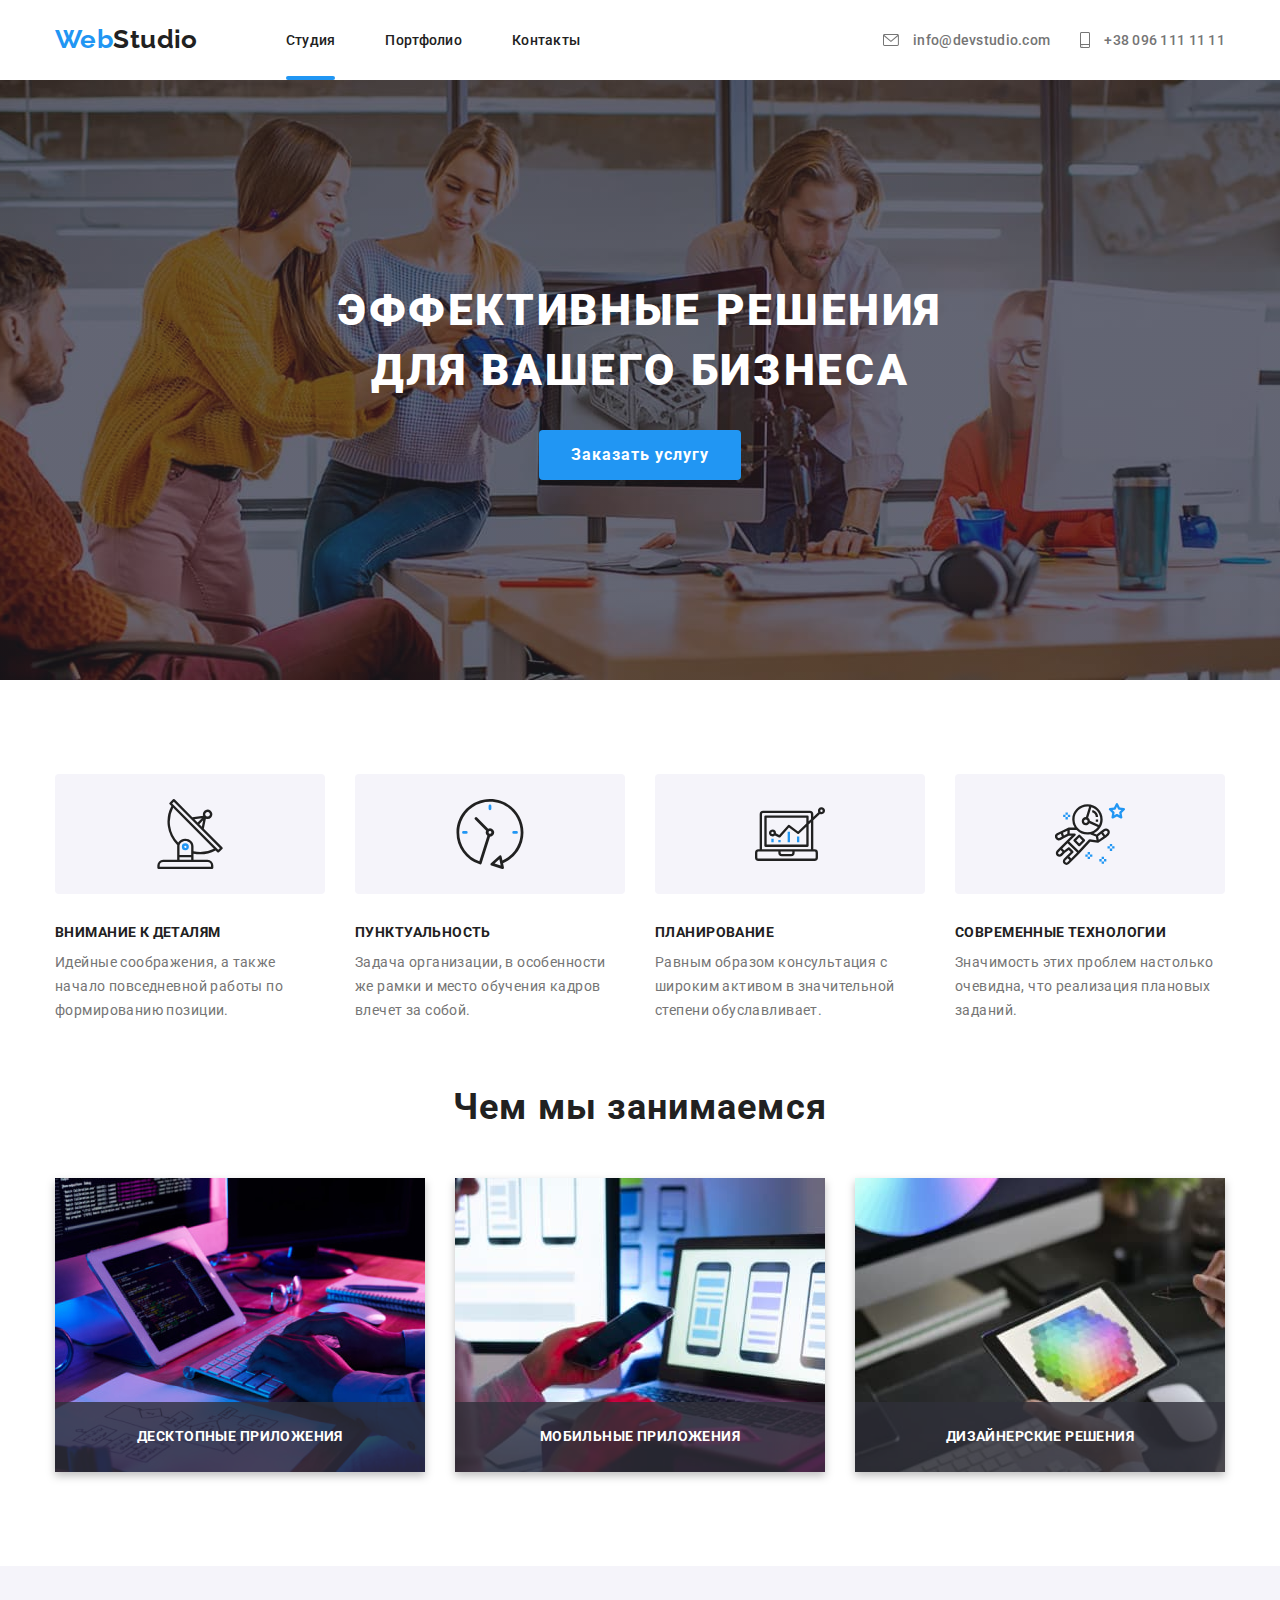
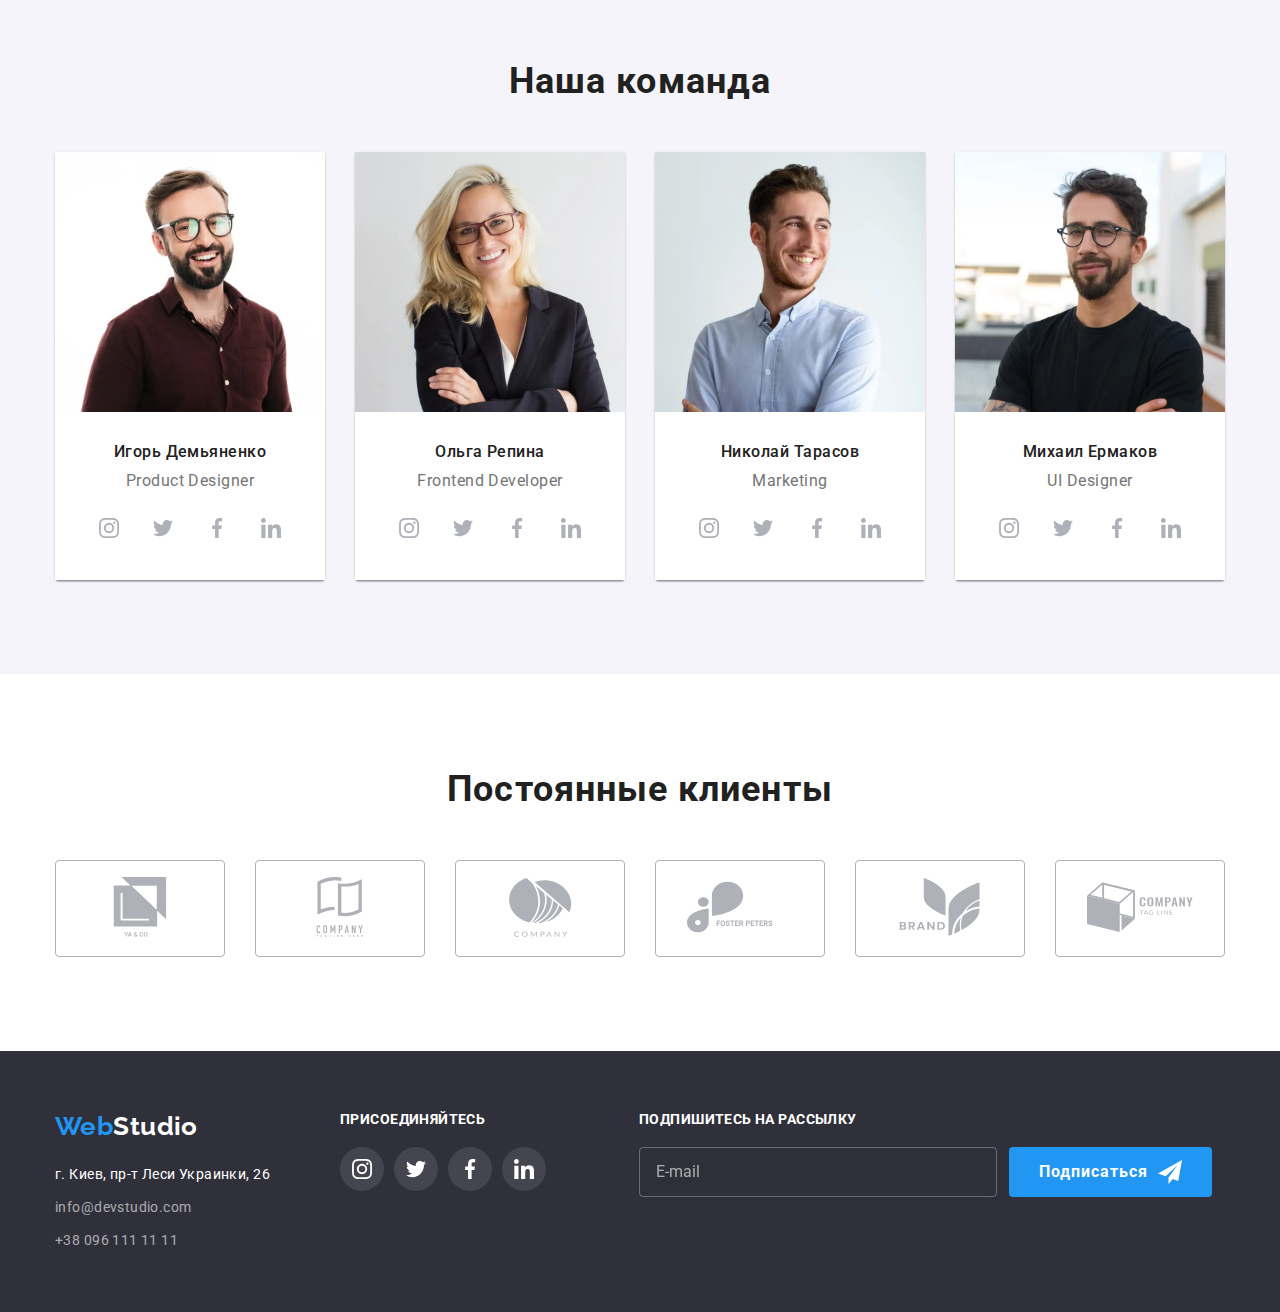
<file: index.html>
<!DOCTYPE html>
<html lang="ru">
  <head>
    <meta charset="UTF-8" />
    <meta http-equiv="X-UA-Compatible" content="IE=edge" />
    <meta name="viewport" content="width=device-width, initial-scale=1.0" />
    <title>Web Studio</title>
    <link rel="preconnect" href="https://fonts.googleapis.com" />
    <link rel="preconnect" href="https://fonts.gstatic.com" crossorigin />
    <link
      href="https://fonts.googleapis.com/css2?family=Raleway:wght@700&family=Roboto:wght@400;500;700;900&display=swap"
      rel="stylesheet"
    />
    <link
      href="https://cdnjs.cloudflare.com/ajax/libs/modern-normalize/1.0.0/modern-normalize.min.css"
      rel="stylesheet"
    />
    <link rel="stylesheet" href="./css/main.min.css" />
  </head>
  <body>
    <header class="header">
      <div class="container page-header-container">
        <nav class="site-nav">
          <a
            lang="en"
            href="./index.html"
            class="header-logo logo link_zeroing"
          >
            <span class="logo_color">Web</span>Studio
          </a>

          <ul class="site-nav-list list_zeroing">
            <li class="site-nav-list__item site-nav-list__item_flag">
              <a href="./index.html" class="site-nav-list__anchor link_zeroing"
                >Студия</a
              >
            </li>
            <li class="site-nav-list__item">
              <a
                href="./portfolio.html"
                class="site-nav-list__anchor link_zeroing"
                >Портфолио</a
              >
            </li>
            <li class="site-nav-list__item">
              <a href="#address" class="site-nav-list__anchor link_zeroing"
                >Контакты</a
              >
            </li>
          </ul>
        </nav>
        <button class="mobile-menu-open" data-menu-open>
          <svg width="40" height="40">
            <use
              class="mobile-menu-open__icon"
              href="./image/svg/sprite.svg#burger-icon"
            ></use>
          </svg>
        </button>
        <ul class="contacts-list list_zeroing">
          <li class="contacts-list__item">
            <a
              lang="en"
              href="mailto:info@devstudio.com"
              class="contacts-list__contact link_zeroing"
            >
              <svg class="contacts-list__icon">
                <use href="./image/svg/sprite.svg#mail"></use>
              </svg>
              info@devstudio.com
            </a>
          </li>
          <li class="contacts-list__item">
            <a
              href="tel:+380961111111"
              class="contacts-list__contact link_zeroing"
            >
              <svg class="contacts-list__icon">
                <use href="./image/svg/sprite.svg#smartphone"></use>
              </svg>
              +38 096 111 11 11
            </a>
          </li>
        </ul>
      </div>
      <div class="mobile-menu" data-menu>
        <div class="container mobile-menu__container">
          <button class="mobile-menu__close-btn" data-menu-close>
            <svg width="19" height="19">
              <use href="./image/svg/sprite.svg#cross"></use>
            </svg>
          </button>
          <ul class="mobile-nav-list list_zeroing">
            <li class="mobile-nav-list__item">
              <a
                href="./index.html"
                class="mobile-nav-list__anchor link_zeroing"
              >
                Студия
              </a>
            </li>
            <li class="mobile-nav-list__item">
              <a
                href="./portfolio.html"
                class="mobile-nav-list__anchor link_zeroing"
              >
                Портфолио
              </a>
            </li>
            <li class="mobile-nav-list__item">
              <a href="#address" class="mobile-nav-list__anchor link_zeroing">
                Контакты
              </a>
            </li>
          </ul>
          <div>
            <ul class="mobile-contacts-list list_zeroing">
              <li class="mobile-contacts-list__item">
                <a
                  href="tel:+380961111111"
                  class="mobile-contacts-list__contact link_zeroing"
                >
                  +38 096 111 11 11
                </a>
              </li>
              <li class="mobile-contacts-list__item">
                <a
                  lang="en"
                  href="mailto:info@devstudio.com"
                  class="mobile-contacts-list__contact link_zeroing"
                >
                  info@devstudio.com
                </a>
              </li>
            </ul>
            <ul class="mobile-social-list list_zeroing">
              <li class="mobile-social-list__item">
                <a
                  class="mobile-social-list__anchor link_zeroing"
                  href="https://instagram.com"
                  >Instagram
                </a>
              </li>
              <li class="mobile-social-list__item">
                <a
                  class="mobile-social-list__anchor link_zeroing"
                  href="https://twitter.com"
                  >Twitter</a
                >
              </li>
              <li class="mobile-social-list__item">
                <a
                  class="mobile-social-list__anchor link_zeroing"
                  href="https://www.facebook.com/"
                  >Facebook</a
                >
              </li>
              <li class="mobile-social-list__item">
                <a
                  class="mobile-social-list__anchor link_zeroing"
                  href="https://www.linkedin.com/"
                  >LinkedIn</a
                >
              </li>
            </ul>
          </div>
        </div>
      </div>
    </header>

    <main>
      <!-- Hero -->
      <section id="studio" class="section hero">
        <!-- <div class="hero"> -->
        <h1 class="hero__title">
          Эффективные решения <br />для вашего бизнеса
        </h1>
        <button type="button" class="hero__button button" data-modal-open>
          Заказать услугу
        </button>
        <!-- </div> -->
      </section>

      <!-- Features -->
      <section class="section">
        <div class="container">
          <h2 class="hidden-title">Особенности</h2>

          <ul class="features-list list_zeroing">
            <li class="features-list__item">
              <div>
                <div class="features-list__image-box">
                  <svg class="features-list__image">
                    <use href="./image/svg/sprite.svg#antenna"></use>
                  </svg>
                </div>
                <h3 class="features-list__title">Внимание к деталям</h3>
                <p class="features-list__text">
                  Идейные соображения, а также начало повседневной работы по
                  формированию позиции.
                </p>
              </div>
            </li>
            <li class="features-list__item">
              <div>
                <div class="features-list__image-box">
                  <svg class="features-list__image">
                    <use href="./image/svg/sprite.svg#clock"></use>
                  </svg>
                </div>

                <h3 class="features-list__title">Пунктуальность</h3>
                <p class="features-list__text">
                  Задача организации, в особенности же рамки и место обучения
                  кадров влечет за собой.
                </p>
              </div>
            </li>
            <li class="features-list__item">
              <div>
                <div class="features-list__image-box">
                  <svg class="features-list__image">
                    <use href="./image/svg/sprite.svg#diagram"></use>
                  </svg>
                </div>

                <h3 class="features-list__title">Планирование</h3>
                <p class="features-list__text">
                  Равным образом консультация с широким активом в значительной
                  степени обуславливает.
                </p>
              </div>
            </li>
            <li class="features-list__item">
              <div>
                <div class="features-list__image-box">
                  <svg class="features-list__image">
                    <use href="./image/svg/sprite.svg#astronaut"></use>
                  </svg>
                </div>

                <h3 class="features-list__title">Современные технологии</h3>
                <p class="features-list__text">
                  Значимость этих проблем настолько очевидна, что реализация
                  плановых заданий.
                </p>
              </div>
            </li>
          </ul>
        </div>
      </section>

      <!--Skills -->
      <section class="section skills">
        <div class="container">
          <h2 class="section__title">Чем мы занимаемся</h2>
          <ul class="skill-list list_zeroing">
            <li class="skill-list__item">
              <div class="skill-list__box">
                <img
                  srcset="
                    ./image/desktop/skills/box1_1200.jpg    1x,
                    ./image/desktop/skills/box1_1200@2x.jpg 2x
                  "
                  src="./image/desktop/skills/box1_1200.jpg"
                  alt="Десктопные приложения"
                  class="skill-list__image-box"
                />
                <div class="skill-list__description-box">
                  <h3 class="skill-list__description">Десктопные приложения</h3>
                </div>
              </div>
            </li>
            <li class="skill-list__item">
              <div class="skill-list__box">
                <img
                  srcset="
                    ./image/desktop/skills/box2_1200.jpg    1x,
                    ./image/desktop/skills/box2_1200@2x.jpg 2x
                  "
                  src="./image/desktop/skills/box2_1200.jpg"
                  alt="Мобильные приложенияй"
                  class="skill-list__image-box"
                />
                <div class="skill-list__description-box">
                  <h3 class="skill-list__description">Мобильные приложения</h3>
                </div>
              </div>
            </li>
            <li class="skill-list__item">
              <div class="skill-list__box">
                <img
                  srcset="
                    ./image/desktop/skills/box3_1200.jpg    1x,
                    ./image/desktop/skills/box3_1200@2x.jpg 2x
                  "
                  src="./image/desktop/skills/box3_1200.jpg"
                  alt="Дизайнерские решения"
                  class="skill-list__image-box"
                />
                <div class="skill-list__description-box">
                  <h3 class="skill-list__description">Дизайнерские решения</h3>
                </div>
              </div>
            </li>
          </ul>
        </div>
      </section>

      <!-- Team -->
      <section class="section team">
        <div class="container">
          <h2 class="section__title">Наша команда</h2>
          <ul class="team-list list_zeroing">
            <li class="team-list__item">
              <div class="team-list__card">
                <picture>
                  <source
                    media="(min-width:1200px )"
                    srcset="
                      ./image/desktop/team/img1_1200.webp    1x,
                      ./image/desktop/team/img1_1200@2x.webp 2x
                    "
                    type="image/webp"
                  />
                  <source
                    media="(min-width:768px )"
                    srcset="
                      ./image/tablet/team/img1_768.webp    1x,
                      ./image/tablet/team/img1_768@2x.webp 2x
                    "
                    type="image/webp"
                  />
                  <source
                    media="(max-width: 767px )"
                    srcset="
                      ./image/mobile/team/img1_480.webp    1x,
                      ./image/mobile/team/img1_480@2x.webp 2x
                    "
                    type="image/webp"
                  />
                  <source
                    media="(min-width:1200px )"
                    srcset="
                      ./image/desktop/team/img1_1200.jpg    1x,
                      ./image/desktop/team/img1_1200@2x.jpg 2x
                    "
                  />
                  <source
                    media="(min-width:768px )"
                    srcset="
                      ./image/tablet/team/img1_768.jpg    1x,
                      ./image/tablet/team/img1_768@2x.jpg 2x
                    "
                  />
                  <source
                    media="(max-width: 767px )"
                    srcset="
                      ./image/mobile/team/img1_480.jpg    1x,
                      ./image/mobile/team/img1_480@2x.jpg 2x
                    "
                  />
                  <img
                    src="./image/mobile/team/img1_480.jpg"
                    alt="Фото Игорь Демьяненко"
                    class="team-list__image"
                  />
                </picture>
                <div class="team-list__description">
                  <h3 class="team-list__title">Игорь Демьяненко</h3>
                  <p lang="en" class="team-list__speciality">
                    Product Designer
                  </p>
                  <ul class="social-link-list list_zeroing">
                    <li>
                      <a href="#" class="social-link-list__item link_zeroing">
                        <svg class="social-link-list__icon">
                          <use href="./image/svg/sprite.svg#instagram"></use>
                        </svg>
                      </a>
                    </li>
                    <li>
                      <a href="#" class="social-link-list__item link_zeroing">
                        <svg class="social-link-list__icon">
                          <use href="./image/svg/sprite.svg#twitter"></use>
                        </svg>
                      </a>
                    </li>
                    <li>
                      <a href="#" class="social-link-list__item link_zeroing">
                        <svg class="social-link-list__icon">
                          <use href="./image/svg/sprite.svg#facebook"></use>
                        </svg>
                      </a>
                    </li>
                    <li>
                      <a href="#" class="social-link-list__item link_zeroing">
                        <svg class="social-link-list__icon">
                          <use href="./image/svg/sprite.svg#linkedin"></use>
                        </svg>
                      </a>
                    </li>
                  </ul>
                </div>
              </div>
            </li>
            <li class="team-list__item">
              <div class="team-list__card">
                <picture>
                  <source
                    media="(min-width:1200px )"
                    srcset="
                      ./image/desktop/team/img2_1200.webp    1x,
                      ./image/desktop/team/img2_1200@2x.webp 2x
                    "
                    type="image/webp"
                  />
                  <source
                    media="(min-width:768px )"
                    srcset="
                      ./image/tablet/team/img2_768.webp    1x,
                      ./image/tablet/team/img2_768@2x.webp 2x
                    "
                    type="image/webp"
                  />
                  <source
                    media="(max-width: 767px )"
                    srcset="
                      ./image/mobile/team/img2_480.webp    1x,
                      ./image/mobile/team/img2_480@2x.webp 2x
                    "
                    type="image/webp"
                  />
                  <source
                    media="(min-width:1200px )"
                    srcset="
                      ./image/desktop/team/img2_1200.jpg    1x,
                      ./image/desktop/team/img2_1200@2x.jpg 2x
                    "
                  />
                  <source
                    media="(min-width:768px )"
                    srcset="
                      ./image/tablet/team/img2_768.jpg    1x,
                      ./image/tablet/team/img2_768@2x.jpg 2x
                    "
                  />
                  <source
                    media="(max-width: 767px )"
                    srcset="
                      ./image/mobile/team/img2_480.jpg    1x,
                      ./image/mobile/team/img2_480@2x.jpg 2x
                    "
                  />

                  <img
                    src="./image/team/img2.jpg"
                    alt="Фото Ольга Репина"
                    class="team-list__image"
                  />
                </picture>
                <div class="team-list__description">
                  <h3 class="team-list__title">Ольга Репина</h3>
                  <p lang="en" class="team-list__speciality">
                    Frontend Developer
                  </p>
                  <ul class="social-link-list list_zeroing">
                    <li>
                      <a href="#" class="social-link-list__item link_zeroing">
                        <svg class="social-link-list__icon">
                          <use href="./image/svg/sprite.svg#instagram"></use>
                        </svg>
                      </a>
                    </li>
                    <li>
                      <a href="#" class="social-link-list__item link_zeroing">
                        <svg class="social-link-list__icon">
                          <use href="./image/svg/sprite.svg#twitter"></use>
                        </svg>
                      </a>
                    </li>
                    <li>
                      <a href="#" class="social-link-list__item link_zeroing">
                        <svg class="social-link-list__icon">
                          <use href="./image/svg/sprite.svg#facebook"></use>
                        </svg>
                      </a>
                    </li>
                    <li>
                      <a href="#" class="social-link-list__item link_zeroing">
                        <svg class="social-link-list__icon">
                          <use href="./image/svg/sprite.svg#linkedin"></use>
                        </svg>
                      </a>
                    </li>
                  </ul>
                </div>
              </div>
            </li>
            <li class="team-list__item">
              <div class="team-list__card">
                <picture>
                  <source
                    media="(min-width:1200px )"
                    srcset="
                      ./image/desktop/team/img3_1200.webp    1x,
                      ./image/desktop/team/img3_1200@2x.webp 2x
                    "
                    type="image/webp"
                  />
                  <source
                    media="(min-width:768px )"
                    srcset="
                      ./image/tablet/team/img3_768.webp    1x,
                      ./image/tablet/team/img3_768@2x.webp 2x
                    "
                    type="image/webp"
                  />
                  <source
                    media="(max-width: 767px )"
                    srcset="
                      ./image/mobile/team/img3_480.webp    1x,
                      ./image/mobile/team/img3_480@2x.webp 2x
                    "
                    type="image/webp"
                  />
                  <source
                    media="(min-width:1200px )"
                    srcset="
                      ./image/desktop/team/img3_1200.jpg    1x,
                      ./image/desktop/team/img3_1200@2x.jpg 2x
                    "
                  />
                  <source
                    media="(min-width:768px )"
                    srcset="
                      ./image/tablet/team/img3_768.jpg    1x,
                      ./image/tablet/team/img3_768@2x.jpg 2x
                    "
                  />
                  <source
                    media="(max-width: 767px )"
                    srcset="
                      ./image/mobile/team/img3_480.jpg    1x,
                      ./image/mobile/team/img3_480@2x.jpg 2x
                    "
                  />

                  <img
                    src="./image/team/img3.jpg"
                    alt="Фото Николай Тарасов"
                    class="team-list__image"
                  />
                </picture>
                <div class="team-list__description">
                  <h3 class="team-list__title">Николай Тарасов</h3>
                  <p lang="en" class="team-list__speciality">Marketing</p>
                  <ul class="social-link-list list_zeroing">
                    <li>
                      <a href="#" class="social-link-list__item link_zeroing">
                        <svg class="social-link-list__icon">
                          <use href="./image/svg/sprite.svg#instagram"></use>
                        </svg>
                      </a>
                    </li>
                    <li>
                      <a href="#" class="social-link-list__item link_zeroing">
                        <svg class="social-link-list__icon">
                          <use href="./image/svg/sprite.svg#twitter"></use>
                        </svg>
                      </a>
                    </li>
                    <li>
                      <a href="#" class="social-link-list__item link_zeroing">
                        <svg class="social-link-list__icon">
                          <use href="./image/svg/sprite.svg#facebook"></use>
                        </svg>
                      </a>
                    </li>
                    <li>
                      <a href="#" class="social-link-list__item link_zeroing">
                        <svg class="social-link-list__icon">
                          <use href="./image/svg/sprite.svg#linkedin"></use>
                        </svg>
                      </a>
                    </li>
                  </ul>
                </div>
              </div>
            </li>
            <li class="team-list__item">
              <div class="team-list__card">
                <picture>
                  <source
                    media="(min-width:1200px )"
                    srcset="
                      ./image/desktop/team/img4_1200.webp    1x,
                      ./image/desktop/team/img4_1200@2x.webp 2x
                    "
                    type="image/webp"
                  />
                  <source
                    media="(min-width:768px )"
                    srcset="
                      ./image/tablet/team/img4_768.webp    1x,
                      ./image/tablet/team/img4_768@2x.webp 2x
                    "
                    type="image/webp"
                  />
                  <source
                    media="(max-width: 767px )"
                    srcset="
                      ./image/mobile/team/img4_480.webp    1x,
                      ./image/mobile/team/img4_480@2x.webp 2x
                    "
                    type="image/webp"
                  />
                  <source
                    media="(min-width:1200px )"
                    srcset="
                      ./image/desktop/team/img4_1200.jpg    1x,
                      ./image/desktop/team/img4_1200@2x.jpg 2x
                    "
                  />
                  <source
                    media="(min-width:768px )"
                    srcset="
                      ./image/tablet/team/img4_768.jpg    1x,
                      ./image/tablet/team/img4_768@2x.jpg 2x
                    "
                  />
                  <source
                    media="(max-width: 767px )"
                    srcset="
                      ./image/mobile/team/img4_480.jpg    1x,
                      ./image/mobile/team/img4_480@2x.jpg 2x
                    "
                  />

                  <img
                    src="./image/team/img4.jpg"
                    alt="Фото Михаил Ермаков"
                    class="team-list__image"
                  />
                </picture>
                <div class="team-list__description">
                  <h3 class="team-list__title">Михаил Ермаков</h3>
                  <p lang="en" class="team-list__speciality">UI Designer</p>
                  <ul class="social-link-list list_zeroing">
                    <li>
                      <a href="#" class="social-link-list__item link_zeroing">
                        <svg class="social-link-list__icon">
                          <use href="./image/svg/sprite.svg#instagram"></use>
                        </svg>
                      </a>
                    </li>
                    <li>
                      <a href="#" class="social-link-list__item link_zeroing">
                        <svg class="social-link-list__icon">
                          <use href="./image/svg/sprite.svg#twitter"></use>
                        </svg>
                      </a>
                    </li>
                    <li>
                      <a href="#" class="social-link-list__item link_zeroing">
                        <svg class="social-link-list__icon">
                          <use href="./image/svg/sprite.svg#facebook"></use>
                        </svg>
                      </a>
                    </li>
                    <li>
                      <a href="#" class="social-link-list__item link_zeroing">
                        <svg class="social-link-list__icon">
                          <use href="./image/svg/sprite.svg#linkedin"></use>
                        </svg>
                      </a>
                    </li>
                  </ul>
                </div>
              </div>
            </li>
          </ul>
        </div>
      </section>

      <!-- Regular client -->
      <section class="section clients">
        <div class="container">
          <h2 class="section__title">Постоянные клиенты</h2>
          <ul class="client-list list_zeroing">
            <li class="client-list__item">
              <a href="#" class=" link_zeroing">
                <svg class="client-list__icon">
                  <use href="./image/svg/sprite.svg#client_1"></use>
                </svg>
              </a>
            </li>
            <li class="client-list__item">
              <a href="#" class="link_zeroing">
                <svg class="client-list__icon">
                  <use href="./image/svg/sprite.svg#client_2"></use>
                </svg>
              </a>
            </li>
            <li class="client-list__item">
              <a href="#" class="link_zeroing">
                <svg class="client-list__icon">
                  <use href="./image/svg/sprite.svg#client_3"></use>
                </svg>
              </a>
            </li>
            <li class="client-list__item">
              <a href="#" class="link_zeroing">
                <svg class="client-list__icon">
                  <use href="./image/svg/sprite.svg#client_4"></use>
                </svg>
              </a>
            </li>
            <li class="client-list__item">
              <a href="#" class="link_zeroing">
                <svg class="client-list__icon">
                  <use href="./image/svg/sprite.svg#client_5"></use>
                </svg>
              </a>
            </li>
            <li class="client-list__item">
              <a href="#" class="link_zeroing">
                <svg class="client-list__icon">
                  <use href="./image/svg/sprite.svg#client_6"></use>
                </svg>
              </a>
            </li>
          </ul>
        </div>
      </section>
    </main>

    <!-- Footer -->
    <footer class="footer">
      <div class="footer-container container">
        <div>
          <a lang="en" href="./index.html" class="footer__logo logo link_zeroing">
            <span class="logo_color">Web</span>Studio
          </a>
          <address id="address" class="address">
            <p class="address__item">г. Киев, пр-т Леси Украинки, 26</p>
            <a
              lang="en"
              href="mailto:info@devstudio.com"
              class="address__contact link_zeroing address__item"
              >info@devstudio.com</a
            >
            <a href="tel:+380961111111" class="address__contact link_zeroing address__item"
              >+38 096 111 11 11</a
            >
          </address>
        </div>
        <div class="social-links-position">
          <h2 class="footer__title">Присоединяйтесь</h2>
          <ul class="social-link-list list_zeroing">
            <li>
              <a
                href="#"
                class="social-link-list__item social-link-list__item_futer-colors link_zeroing"
              >
                <svg class="social-link-list__icon">
                  <use href="./image/svg/sprite.svg#instagram"></use>
                </svg>
              </a>
            </li>
            <li>
              <a
                href="#"
                class="social-link-list__item social-link-list__item_futer-colors link_zeroing"
              >
                <svg class="social-link-list__icon">
                  <use href="./image/svg/sprite.svg#twitter"></use>
                </svg>
              </a>
            </li>
            <li>
              <a
                href="#"
                class="social-link-list__item social-link-list__item_futer-colors link_zeroing"
              >
                <svg class="social-link-list__icon">
                  <use href="./image/svg/sprite.svg#facebook"></use>
                </svg>
              </a>
            </li>
            <li>
              <a
                href="#"
                class="social-link-list__item social-link-list__item_futer-colors link_zeroing"
              >
                <svg class="social-link-list__icon">
                  <use href="./image/svg/sprite.svg#linkedin"></use>
                </svg>
              </a>
            </li>
          </ul>
        </div>
        <div class="mailing-box">
          <p class="footer__title">Подпишитесь на рассылку</p>

          <form class="mailing-form">
            <input
              type="email"
              name="user_email"
              class="mailing-form__input"
              placeholder="E-mail"
              required
            />
            <button type="submit" class="button mailing-form__submit-button">
              Подписаться
              <svg class="mailing-form__submit-icon">
                <use href="./image/svg/sprite.svg#icon-send"></use>
              </svg>
            </button>
          </form>
        </div>
      </div>
    </footer>

    <!-- Modal  -->
    <div class="backdrop is-hidden" data-modal>
      <div class="modal">
        <p class="modal__title">Оставьте свои данные, мы вам перезвоним</p>
        <button type="button" class="modal-close-button" data-modal-close>
          <svg width="11" height="11">
            <use href="./image/svg/sprite.svg#cross"></use>
          </svg>
        </button>

        <form class="service-order-form">
          <label class="service-order-form__field">
            <span class="service-order-form__description">Имя</span>
            <span class="input-wrapper">
              <input
                type="text"
                name="user_name"
                class="service-order-form__input"
                required
                pattern="[a-zA-Zа-яА-Я]+"
                minlength="2"
              />
              <span>
                <svg class="input-icon">
                  <use href="./image/svg/sprite.svg#icon-user"></use>
                </svg>
              </span>
            </span>
          </label>

          <label class="service-order-form__field">
            <span class="service-order-form__description">Телефон</span>
            <span class="input-wrapper">
              <input
                type="tel"
                name="user_tel"
                class="service-order-form__input"
                required
                pattern="\d{3}-\d{3}-\d{2}-\d{2}"
                title="XXX-XXX-XX-XX"
              />
              <span>
                <svg class="input-icon">
                  <use href="./image/svg/sprite.svg#icon-phone"></use>
                </svg>
              </span>
            </span>
          </label>

          <label class="service-order-form__field">
            <span class="service-order-form__description">Почта</span>
            <span class="input-wrapper">
              <input
                type="email"
                name="user_email"
                class="service-order-form__input"
                required
              />
              <span>
                <svg class="input-icon">
                  <use href="./image/svg/sprite.svg#icon-email"></use>
                </svg>
              </span>
            </span>
          </label>

          <label class="service-order-form__field">
            <span class="service-order-form__description">Комментарий</span>
            <textarea
              name="user_message"
              class="field-message"
              placeholder="Введите текст"
            ></textarea>
          </label>

          <input
            id="terms_of_agreement"
            type="checkbox"
            class="form-check hidden-title"
            name="terms_of_agreement"
          />

          <label for="terms_of_agreement" class="check-deskription">
            Соглашаюсь с рассылкой и принимаю&nbsp;<a
              class="terms_of_agreement-link"
              href="#"
              >Условия договора</a
            >
          </label>

          <button type="submit" class="button form-submit">Отправить</button>
        </form>
      </div>
    </div>

    <script src="./js/modal.js"></script>
    <script src="./js/mobile-menu.js"></script>
  </body>
</html>
</file>
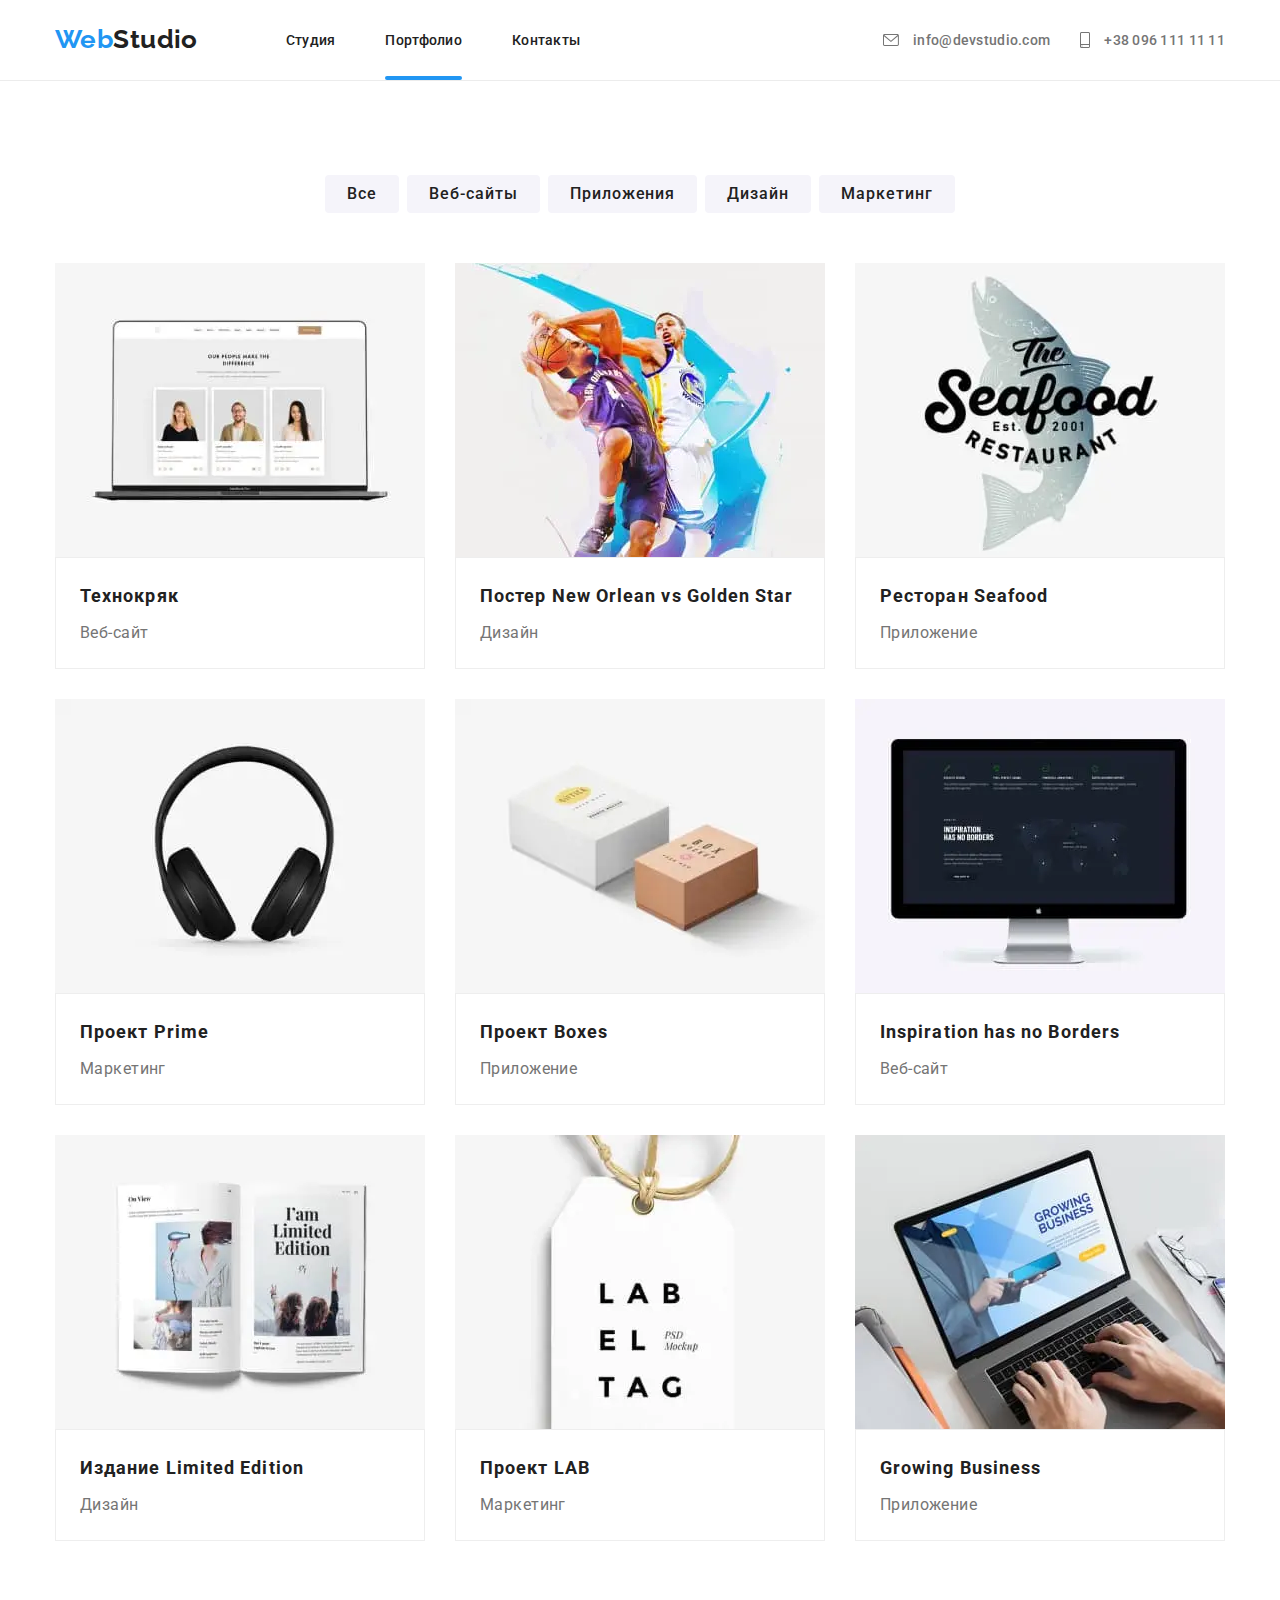
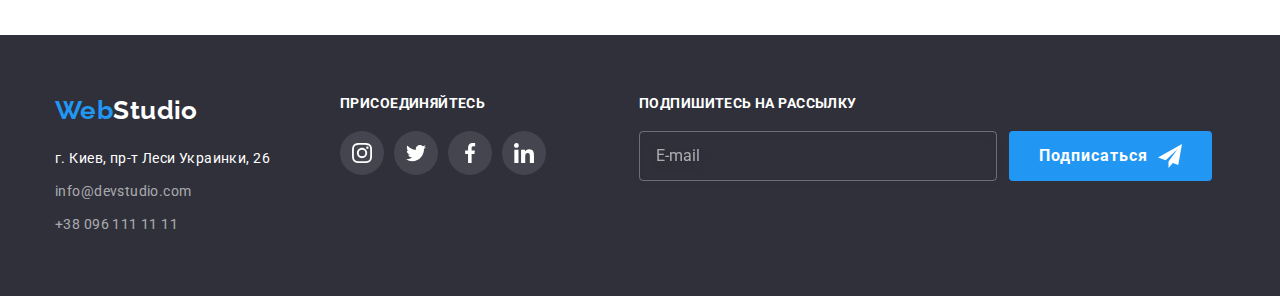
<file: portfolio.html>
<!DOCTYPE html>
<html lang="ru">
  <head>
    <meta charset="UTF-8" />
    <meta http-equiv="X-UA-Compatible" content="IE=edge" />
    <meta name="viewport" content="width=device-width, initial-scale=1.0" />
    <title>Web Studio</title>
    <link rel="preconnect" href="https://fonts.googleapis.com" />
    <link rel="preconnect" href="https://fonts.gstatic.com" crossorigin />
    <link
      href="https://fonts.googleapis.com/css2?family=Raleway:wght@700&family=Roboto:wght@400;500;700;900&display=swap"
      rel="stylesheet"
    />
    <link
      href="https://cdnjs.cloudflare.com/ajax/libs/modern-normalize/1.0.0/modern-normalize.min.css"
      rel="stylesheet"
    />
    <link rel="stylesheet" href="./css/main.min.css" />
  </head>
  <body class="portfolio">
    <header class="header">
      <div class="container page-header-container">
        <nav class="site-nav">
          <a
            lang="en"
            href="./index.html"
            class="header-logo logo link_zeroing"
          >
            <span class="logo_color">Web</span>Studio
          </a>

          <ul class="site-nav-list list_zeroing">
            <li class="site-nav-list__item">
              <a href="./index.html" class="site-nav-list__anchor link_zeroing"
                >Студия</a
              >
            </li>
            <li class="site-nav-list__item site-nav-list__item_flag">
              <a
                href="./portfolio.html"
                class="site-nav-list__anchor link_zeroing"
                >Портфолио</a
              >
            </li>
            <li class="site-nav-list__item">
              <a href="#address" class="site-nav-list__anchor link_zeroing"
                >Контакты</a
              >
            </li>
          </ul>
        </nav>
        <button class="mobile-menu-open" data-menu-open>
          <svg width="40" height="40">
            <use
              class="mobile-menu-open__icon"
              href="./image/svg/sprite.svg#burger-icon"
            ></use>
          </svg>
        </button>
        <ul class="contacts-list list_zeroing">
          <li class="contacts-list__item">
            <a
              lang="en"
              href="mailto:info@devstudio.com"
              class="contacts-list__contact link_zeroing"
            >
              <svg class="contacts-list__icon">
                <use href="./image/svg/sprite.svg#mail"></use>
              </svg>
              info@devstudio.com
            </a>
          </li>
          <li class="contacts-list__item">
            <a
              href="tel:+380961111111"
              class="contacts-list__contact link_zeroing"
            >
              <svg class="contacts-list__icon">
                <use href="./image/svg/sprite.svg#smartphone"></use>
              </svg>
              +38 096 111 11 11
            </a>
          </li>
        </ul>
      </div>
      <div class="mobile-menu" data-menu>
        <div class="container mobile-menu__container">
          <button class="mobile-menu__close-btn" data-menu-close>
            <svg width="19" height="19">
              <use href="./image/svg/sprite.svg#cross"></use>
            </svg>
          </button>
          <ul class="mobile-nav-list list_zeroing">
            <li class="mobile-nav-list__item">
              <a
                href="./index.html"
                class="mobile-nav-list__anchor link_zeroing"
              >
                Студия
              </a>
            </li>
            <li class="mobile-nav-list__item">
              <a
                href="./portfolio.html"
                class="mobile-nav-list__anchor link_zeroing"
              >
                Портфолио
              </a>
            </li>
            <li class="mobile-nav-list__item">
              <a href="#address" class="mobile-nav-list__anchor link_zeroing">
                Контакты
              </a>
            </li>
          </ul>
          <div>
            <ul class="mobile-contacts-list list_zeroing">
              <li class="mobile-contacts-list__item">
                <a
                  href="tel:+380961111111"
                  class="mobile-contacts-list__contact link_zeroing"
                >
                  +38 096 111 11 11
                </a>
              </li>
              <li class="mobile-contacts-list__item">
                <a
                  lang="en"
                  href="mailto:info@devstudio.com"
                  class="mobile-contacts-list__contact link_zeroing"
                >
                  info@devstudio.com
                </a>
              </li>
            </ul>
            <ul class="mobile-social-list list_zeroing">
              <li class="mobile-social-list__item">
                <a
                  class="mobile-social-list__anchor link_zeroing"
                  href="https://instagram.com"
                  >Instagram
                </a>
              </li>
              <li class="mobile-social-list__item">
                <a
                  class="mobile-social-list__anchor link_zeroing"
                  href="https://twitter.com"
                  >Twitter</a
                >
              </li>
              <li class="mobile-social-list__item">
                <a
                  class="mobile-social-list__anchor link_zeroing"
                  href="https://www.facebook.com/"
                  >Facebook</a
                >
              </li>
              <li class="mobile-social-list__item">
                <a
                  class="mobile-social-list__anchor link_zeroing"
                  href="https://www.linkedin.com/"
                  >LinkedIn</a
                >
              </li>
            </ul>
          </div>
        </div>
      </div>
    </header>
    <main>
      <h1 class="hidden-title">Портфолио</h1>
      <!-- Filter -->
      <section class="section filter">
        <div class="container">
          <h2 class="hidden-title">Фильтр</h2>
          <ul class="filter-list list_zeroing">
            <li class="filter-list__item">
              <button type="button" class="button">Все</button>
            </li>
            <li class="filter-list__item">
              <button type="button" class="button">Веб-сайты</button>
            </li>
            <li class="filter-list__item">
              <button type="button" class="button">Приложения</button>
            </li>
            <li class="filter-list__item">
              <button type="button" class="button">Дизайн</button>
            </li>
            <li class="filter-list__item">
              <button type="button" class="button">Маркетинг</button>
            </li>
          </ul>
          <!-- Works -->
          <h2 class="hidden-title">Работы</h2>
          <ul class="work-list list_zeroing">
            <li class="work-list__item">
              <div class="work-card">
                <div class="work-img-thumb">
                  <picture>
                    <source
                      media="(min-width:1200px )"
                      srcset="
                        ./image/desktop/portfolio/web_site/img1_1200.webp    1x,
                        ./image/desktop/portfolio/web_site/img1_1200@2x.webp 2x
                      "
                      type="image/webp"
                    />
                    <source
                      media="(min-width:768px )"
                      srcset="
                        ./image/tablet/portfolio/web_site/img1_768.webp    1x,
                        ./image/tablet/portfolio/web_site/img1_768@2x.webp 2x
                      "
                      type="image/webp"
                    />
                    <source
                      media="(max-width: 767px )"
                      srcset="
                        ./image/mobile/portfolio/web_site/img1_480.webp    1x,
                        ./image/mobile/portfolio/web_site/img1_480@2x.webp 2x
                      "
                      type="image/webp"
                    />
                    <source
                      media="(min-width:1200px )"
                      srcset="
                        ./image/desktop/portfolio/web_site/img1_1200.jpg    1x,
                        ./image/desktop/portfolio/web_site/img1_1200@2x.jpg 2x
                      "
                    />
                    <source
                      media="(min-width:768px )"
                      srcset="
                        ./image/tablet/portfolio/web_site/img1_768.jpg    1x,
                        ./image/tablet/portfolio/web_site/img1_768@2x.jpg 2x
                      "
                    />
                    <source
                      media="(max-width: 767px )"
                      srcset="
                        ./image/mobile/portfolio/web_site/img1_480.jpg    1x,
                        ./image/mobile/portfolio/web_site/img1_480@2x.jpg 2x
                      "
                    />
                    <img
                      src="./image/desktop/portfolio/web_site/img1_1200.jpg"
                      alt="Технокряк"
                    />
                  </picture>

                  <p class="overlay">
                    Ресурс предлагает комплексные предложения с разным уровнем
                    функционала и сервисов. Все это позволит посетителю получить
                    исчерпывающие сведения о компании или частном лице.
                  </p>
                </div>
                <div class="work-description">
                  <h3 class="title">Технокряк</h3>
                  <p class="works-filter">Веб-сайт</p>
                </div>
              </div>
            </li>
            <li class="work-list__item">
              <div class="work-card">
                <div class="work-img-thumb">
                  <picture>
                    <source
                      media="(min-width:1200px )"
                      srcset="
                        ./image/desktop/portfolio/design/img1_1200.webp    1x,
                        ./image/desktop/portfolio/design/img1_1200@2x.webp 2x
                      "
                      type="image/webp"
                    />
                    <source
                      media="(min-width:768px )"
                      srcset="
                        ./image/tablet/portfolio/design/img1_768.webp    1x,
                        ./image/tablet/portfolio/design/img1_768@2x.webp 2x
                      "
                      type="image/webp"
                    />
                    <source
                      media="(max-width: 767px )"
                      srcset="
                        ./image/mobile/portfolio/design/img1_480.webp    1x,
                        ./image/mobile/portfolio/design/img1_480@2x.webp 2x
                      "
                      type="image/webp"
                    />
                    <source
                      media="(min-width:1200px )"
                      srcset="
                        ./image/desktop/portfolio/design/img1_1200.jpg    1x,
                        ./image/desktop/portfolio/design/img1_1200@2x.jpg 2x
                      "
                    />
                    <source
                      media="(min-width:768px )"
                      srcset="
                        ./image/tablet/portfolio/design/img1_768.jpg    1x,
                        ./image/tablet/portfolio/design/img1_768@2x.jpg 2x
                      "
                    />
                    <source
                      media="(max-width: 767px )"
                      srcset="
                        ./image/mobile/portfolio/design/img1_480.jpg    1x,
                        ./image/mobile/portfolio/design/img1_480@2x.jpg 2x
                      "
                    />
                    <img
                      src="./image/desktop/portfolio/design/img1_480.jpg"
                      alt="Постер New Orlean vs Golden Star"
                    />
                  </picture>
                  <p class="overlay">
                    Lorem ipsum dolor sit amet consectetur adipisicing elit.
                    Sapiente quas odio maiores incidunt ad laborum earum tempora
                    quibusdam accusantium reiciendis?
                  </p>
                </div>
                <div class="work-description">
                  <h3 class="title">
                    Постер <span lang="en">New Orlean vs Golden Star</span>
                  </h3>
                  <p class="works-filter">Дизайн</p>
                </div>
              </div>
            </li>
            <li class="work-list__item">
              <div class="work-card">
                <div class="work-img-thumb">
                  <picture>
                    <source
                      media="(min-width:1200px )"
                      srcset="
                        ./image/desktop/portfolio/application/img1_1200.webp    1x,
                        ./image/desktop/portfolio/application/img1_1200@2x.webp 2x
                      "
                      type="image/webp"
                    />
                    <source
                      media="(min-width:768px )"
                      srcset="
                        ./image/tablet/portfolio/application/img1_768.webp    1x,
                        ./image/tablet/portfolio/application/img1_768@2x.webp 2x
                      "
                      type="image/webp"
                    />
                    <source
                      media="(max-width: 767px )"
                      srcset="
                        ./image/mobile/portfolio/application/img1_480.webp    1x,
                        ./image/mobile/portfolio/application/img1_480@2x.webp 2x
                      "
                      type="image/webp"
                    />
                    <source
                      media="(min-width:1200px )"
                      srcset="
                        ./image/desktop/portfolio/application/img1_1200.jpg    1x,
                        ./image/desktop/portfolio/application/img1_1200@2x.jpg 2x
                      "
                    />
                    <source
                      media="(min-width:768px )"
                      srcset="
                        ./image/tablet/portfolio/application/img1_768.jpg    1x,
                        ./image/tablet/portfolio/application/img1_768@2x.jpg 2x
                      "
                    />
                    <source
                      media="(max-width: 767px )"
                      srcset="
                        ./image/mobile/portfolio/application/img1_480.jpg    1x,
                        ./image/mobile/portfolio/application/img1_480@2x.jpg 2x
                      "
                    />
                    <img
                      src="./image/desktop/portfolio/application/img1_480.jpg"
                      alt="Ресторан Seafood"
                    />
                  </picture>
                  <p class="overlay">
                    Lorem ipsum dolor sit amet consectetur adipisicing elit.
                    Sapiente quas odio maiores incidunt ad laborum earum tempora
                    quibusdam accusantium reiciendis?
                  </p>
                </div>
                <div class="work-description">
                  <h3 class="title">Ресторан <span lang="en">Seafood</span></h3>
                  <p class="works-filter">Приложение</p>
                </div>
              </div>
            </li>
            <li class="work-list__item">
              <div class="work-card">
                <div class="work-img-thumb">
                  <picture>
                    <source
                      media="(min-width:1200px )"
                      srcset="
                        ./image/desktop/portfolio/marketing/img1_1200.webp    1x,
                        ./image/desktop/portfolio/marketing/img1_1200@2x.webp 2x
                      "
                      type="image/webp"
                    />
                    <source
                      media="(min-width:768px )"
                      marketing
                      srcset="
                        ./image/tablet/portfolio/marketing/img1_768.webp    1x,
                        ./image/tablet/portfolio/marketing/img1_768@2x.webp 2x
                      "
                      type="image/webp"
                    />
                    <source
                      media="(max-width: 767px )"
                      srcset="
                        ./image/mobile/portfolio/marketing/img1_480.webp    1x,
                        ./image/mobile/portfolio/marketing/img1_480@2x.webp 2x
                      "
                      type="image/webp"
                    />
                    <source
                      media="(min-width:1200px )"
                      srcset="
                        ./image/desktop/portfolio/marketing/img1_1200.jpg    1x,
                        ./image/desktop/portfolio/marketing/img1_1200@2x.jpg 2x
                      "
                    />
                    <source
                      media="(min-width:768px )"
                      srcset="
                        ./image/tablet/portfolio/marketing/img1_768.jpg    1x,
                        ./image/tablet/portfolio/marketing/img1_768@2x.jpg 2x
                      "
                    />
                    <source
                      media="(max-width: 767px )"
                      srcset="
                        ./image/mobile/portfolio/marketing/img1_480.jpg    1x,
                        ./image/mobile/portfolio/marketing/img1_480@2x.jpg 2x
                      "
                    />
                    <img
                      src="./image/desktop/portfolio/marketing/img1_480.jpg"
                      alt="Проект Prime"
                    />
                  </picture>
                  <p class="overlay">
                    Lorem ipsum dolor sit amet consectetur adipisicing elit.
                    Sapiente quas odio maiores incidunt ad laborum earum tempora
                    quibusdam accusantium reiciendis?
                  </p>
                </div>
                <div class="work-description">
                  <h3 class="title">Проект <span lang="en">Prime</span></h3>
                  <p class="works-filter">Маркетинг</p>
                </div>
              </div>
            </li>
            <li class="work-list__item">
              <div class="work-card">
                <div class="work-img-thumb">
                  <picture>
                    <source
                      media="(min-width:1200px )"
                      srcset="
                        ./image/desktop/portfolio/application/img2_1200.webp    1x,
                        ./image/desktop/portfolio/application/img2_1200@2x.webp 2x
                      "
                      type="image/webp"
                    />
                    <source
                      media="(min-width:768px )"
                      srcset="
                        ./image/tablet/portfolio/application/img2_768.webp    1x,
                        ./image/tablet/portfolio/application/img2_768@2x.webp 2x
                      "
                      type="image/webp"
                    />
                    <source
                      media="(max-width: 767px )"
                      srcset="
                        ./image/mobile/portfolio/application/img2_480.webp    1x,
                        ./image/mobile/portfolio/application/img2_480@2x.webp 2x
                      "
                      type="image/webp"
                    />
                    <source
                      media="(min-width:1200px )"
                      srcset="
                        ./image/desktop/portfolio/application/img2_1200.jpg    1x,
                        ./image/desktop/portfolio/application/img2_1200@2x.jpg 2x
                      "
                    />
                    <source
                      media="(min-width:768px )"
                      srcset="
                        ./image/tablet/portfolio/application/img2_768.jpg    1x,
                        ./image/tablet/portfolio/application/img2_768@2x.jpg 2x
                      "
                    />
                    <source
                      media="(max-width: 767px )"
                      srcset="
                        ./image/mobile/portfolio/application/img2_480.jpg    1x,
                        ./image/mobile/portfolio/application/img2_480@2x.jpg 2x
                      "
                    />
                    <img
                      src="./image/desktop/portfolio/application/img2_1200.jpg"
                      alt="Проект Boxes"
                    />
                  </picture>
                  <p class="overlay">
                    Lorem ipsum dolor sit amet consectetur adipisicing elit.
                    Sapiente quas odio maiores incidunt ad laborum earum tempora
                    quibusdam accusantium reiciendis?
                  </p>
                </div>
                <div class="work-description">
                  <h3 class="title">Проект <span lang="en">Boxes</span></h3>
                  <p class="works-filter">Приложение</p>
                </div>
              </div>
            </li>
            <li class="work-list__item">
              <div class="work-card">
                <div class="work-img-thumb">
                  <picture>
                    <source
                      media="(min-width:1200px )"
                      srcset="
                        ./image/desktop/portfolio/web_site/img2_1200.webp    1x,
                        ./image/desktop/portfolio/web_site/img2_1200@2x.webp 2x
                      "
                      type="image/webp"
                    />
                    <source
                      media="(min-width:768px )"
                      srcset="
                        ./image/tablet/portfolio/web_site/img2_768.webp    1x,
                        ./image/tablet/portfolio/web_site/img2_768@2x.webp 2x
                      "
                      type="image/webp"
                    />
                    <source
                      media="(max-width: 767px )"
                      srcset="
                        ./image/mobile/portfolio/web_site/img2_480.webp    1x,
                        ./image/mobile/portfolio/web_site/img2_480@2x.webp 2x
                      "
                      type="image/webp"
                    />
                    <source
                      media="(min-width:1200px )"
                      srcset="
                        ./image/desktop/portfolio/web_site/img2_1200.jpg    1x,
                        ./image/desktop/portfolio/web_site/img2_1200@2x.jpg 2x
                      "
                    />
                    <source
                      media="(min-width:768px )"
                      srcset="
                        ./image/tablet/portfolio/web_site/img2_768.jpg    1x,
                        ./image/tablet/portfolio/web_site/img2_768@2x.jpg 2x
                      "
                    />
                    <source
                      media="(max-width: 767px )"
                      srcset="
                        ./image/mobile/portfolio/web_site/img2_480.jpg    1x,
                        ./image/mobile/portfolio/web_site/img2_480@2x.jpg 2x
                      "
                    />

                    <img
                      src="./image/desktop/portfolio/web_site/img2_480.jpg"
                      alt="Inspiration has no Borders"
                    />
                  </picture>
                  <p class="overlay">
                    Lorem ipsum dolor sit amet consectetur adipisicing elit.
                    Sapiente quas odio maiores incidunt ad laborum earum tempora
                    quibusdam accusantium reiciendis?
                  </p>
                </div>
                <div class="work-description">
                  <h3 lang="en" class="title">Inspiration has no Borders</h3>
                  <p class="works-filter">Веб-сайт</p>
                </div>
              </div>
            </li>
            <li class="work-list__item">
              <div class="work-card">
                <div class="work-img-thumb">
                  <picture>
                    <source
                      media="(min-width:1200px )"
                      srcset="
                        ./image/desktop/portfolio/design/img2_1200.webp    1x,
                        ./image/desktop/portfolio/design/img2_1200@2x.webp 2x
                      "
                      type="image/webp"
                    />
                    <source
                      media="(min-width:768px )"
                      srcset="
                        ./image/tablet/portfolio/design/img2_768.webp    1x,
                        ./image/tablet/portfolio/design/img2_768@2x.webp 2x
                      "
                      type="image/webp"
                    />
                    <source
                      media="(max-width: 767px )"
                      srcset="
                        ./image/mobile/portfolio/design/img2_480.webp    1x,
                        ./image/mobile/portfolio/design/img2_480@2x.webp 2x
                      "
                      type="image/webp"
                    />
                    <source
                      media="(min-width:1200px )"
                      srcset="
                        ./image/desktop/portfolio/design/img2_1200.jpg    1x,
                        ./image/desktop/portfolio/design/img2_1200@2x.jpg 2x
                      "
                    />
                    <source
                      media="(min-width:768px )"
                      srcset="
                        ./image/tablet/portfolio/design/img2_768.jpg    1x,
                        ./image/tablet/portfolio/design/img2_768@2x.jpg 2x
                      "
                    />
                    <source
                      media="(max-width: 767px )"
                      srcset="
                        ./image/mobile/portfolio/design/img2_480.jpg    1x,
                        ./image/mobile/portfolio/design/img2_480@2x.jpg 2x
                      "
                    />
                    <img
                      src="./image/desktop/portfolio/design/img2_480.jpg"
                      alt="Технокряк"
                    />
                  </picture>
                  <p class="overlay">
                    Lorem ipsum dolor sit amet consectetur adipisicing elit.
                    Sapiente quas odio maiores incidunt ad laborum earum tempora
                    quibusdam accusantium reiciendis?
                  </p>
                </div>
                <div class="work-description">
                  <h3 class="title">
                    Издание <span lang="en">Limited Edition</span>
                  </h3>
                  <p class="works-filter">Дизайн</p>
                </div>
              </div>
            </li>
            <li class="work-list__item">
              <div class="work-card">
                <div class="work-img-thumb">
                  <picture>
                    <source
                      media="(min-width:1200px )"
                      srcset="
                        ./image/desktop/portfolio/marketing/img2_1200.webp    1x,
                        ./image/desktop/portfolio/marketing/img2_1200@2x.webp 2x
                      "
                      type="image/webp"
                    />
                    <source
                      media="(min-width:768px )"
                      marketing
                      srcset="
                        ./image/tablet/portfolio/marketing/img2_768.webp    1x,
                        ./image/tablet/portfolio/marketing/img2_768@2x.webp 2x
                      "
                      type="image/webp"
                    />
                    <source
                      media="(max-width: 767px )"
                      srcset="
                        ./image/mobile/portfolio/marketing/img2_480.webp    1x,
                        ./image/mobile/portfolio/marketing/img2_480@2x.webp 2x
                      "
                      type="image/webp"
                    />
                    <source
                      media="(min-width:1200px )"
                      srcset="
                        ./image/desktop/portfolio/marketing/img2_1200.jpg    1x,
                        ./image/desktop/portfolio/marketing/img2_1200@2x.jpg 2x
                      "
                    />
                    <source
                      media="(min-width:768px )"
                      srcset="
                        ./image/tablet/portfolio/marketing/img2_768.jpg    1x,
                        ./image/tablet/portfolio/marketing/img2_768@2x.jpg 2x
                      "
                    />
                    <source
                      media="(max-width: 767px )"
                      srcset="
                        ./image/mobile/portfolio/marketing/img2_480.jpg    1x,
                        ./image/mobile/portfolio/marketing/img2_480@2x.jpg 2x
                      "
                    />
                    <img
                      src="./image/desktop/portfolio/marketing/img2_480.jpg"
                      alt="Проект LAB"
                    />
                  </picture>
                  <p class="overlay">
                    Lorem ipsum dolor sit amet consectetur adipisicing elit.
                    Sapiente quas odio maiores incidunt ad laborum earum tempora
                    quibusdam accusantium reiciendis?
                  </p>
                </div>
                <div class="work-description">
                  <h3 class="title">Проект <span lang="en">LAB</span></h3>
                  <p class="works-filter">Маркетинг</p>
                </div>
              </div>
            </li>
            <li class="work-list__item">
              <div class="work-card">
                <div class="work-img-thumb">
                  <picture>
                    <source
                      media="(min-width:1200px )"
                      srcset="
                        ./image/desktop/portfolio/application/img3_1200.webp    1x,
                        ./image/desktop/portfolio/application/img3_1200@2x.webp 2x
                      "
                      type="image/webp"
                    />
                    <source
                      media="(min-width:768px )"
                      srcset="
                        ./image/tablet/portfolio/application/img3_768.webp    1x,
                        ./image/tablet/portfolio/application/img3_768@2x.webp 2x
                      "
                      type="image/webp"
                    />
                    <source
                      media="(max-width: 767px )"
                      srcset="
                        ./image/mobile/portfolio/application/img3_480.webp    1x,
                        ./image/mobile/portfolio/application/img3_480@2x.webp 2x
                      "
                      type="image/webp"
                    />
                    <source
                      media="(min-width:1200px )"
                      srcset="
                        ./image/desktop/portfolio/application/img3_1200.jpg    1x,
                        ./image/desktop/portfolio/application/img3_1200@2x.jpg 2x
                      "
                    />
                    <source
                      media="(min-width:768px )"
                      srcset="
                        ./image/tablet/portfolio/application/img3_768.jpg    1x,
                        ./image/tablet/portfolio/application/img3_768@2x.jpg 2x
                      "
                    />
                    <source
                      media="(max-width: 767px )"
                      srcset="
                        ./image/mobile/portfolio/application/img3_480.jpg    1x,
                        ./image/mobile/portfolio/application/img3_480@2x.jpg 2x
                      "
                    />
                    <img
                      src="./image/desktop/portfolio/application/img3_1200.jpg"
                      alt="Growing Business"
                    />
                  </picture>
                  <p class="overlay">
                    Lorem ipsum dolor sit amet consectetur adipisicing elit.
                    Sapiente quas odio maiores incidunt ad laborum earum tempora
                    quibusdam accusantium reiciendis?
                  </p>
                </div>
                <div class="work-description">
                  <h3 lang="en" class="title">Growing Business</h3>
                  <p class="works-filter">Приложение</p>
                </div>
              </div>
            </li>
          </ul>
        </div>
      </section>
    </main>
    <!-- Footer -->
    <footer class="footer">
      <div class="footer-container container">
        <div>
          <a
            lang="en"
            href="./index.html"
            class="footer__logo logo link_zeroing"
          >
            <span class="logo_color">Web</span>Studio
          </a>
          <address id="address" class="address">
            <p class="address__item">г. Киев, пр-т Леси Украинки, 26</p>
            <a
              lang="en"
              href="mailto:info@devstudio.com"
              class="address__contact link_zeroing address__item"
              >info@devstudio.com</a
            >
            <a
              href="tel:+380961111111"
              class="address__contact link_zeroing address__item"
              >+38 096 111 11 11</a
            >
          </address>
        </div>
        <div class="social-links-position">
          <h2 class="footer__title">Присоединяйтесь</h2>
          <ul class="social-link-list list_zeroing">
            <li>
              <a
                href="#"
                class="social-link-list__item social-link-list__item_futer-colors link_zeroing"
              >
                <svg class="social-link-list__icon">
                  <use href="./image/svg/sprite.svg#instagram"></use>
                </svg>
              </a>
            </li>
            <li>
              <a
                href="#"
                class="social-link-list__item social-link-list__item_futer-colors link_zeroing"
              >
                <svg class="social-link-list__icon">
                  <use href="./image/svg/sprite.svg#twitter"></use>
                </svg>
              </a>
            </li>
            <li>
              <a
                href="#"
                class="social-link-list__item social-link-list__item_futer-colors link_zeroing"
              >
                <svg class="social-link-list__icon">
                  <use href="./image/svg/sprite.svg#facebook"></use>
                </svg>
              </a>
            </li>
            <li>
              <a
                href="#"
                class="social-link-list__item social-link-list__item_futer-colors link_zeroing"
              >
                <svg class="social-link-list__icon">
                  <use href="./image/svg/sprite.svg#linkedin"></use>
                </svg>
              </a>
            </li>
          </ul>
        </div>
        <div class="mailing-box">
          <p class="footer__title">Подпишитесь на рассылку</p>

          <form class="mailing-form">
            <input
              type="email"
              name="user_email"
              class="mailing-form__input"
              placeholder="E-mail"
              required
            />
            <button type="submit" class="button mailing-form__submit-button">
              Подписаться
              <svg class="mailing-form__submit-icon">
                <use href="./image/svg/sprite.svg#icon-send"></use>
              </svg>
            </button>
          </form>
        </div>
      </div>
    </footer>
    <script src="./js/mobile-menu.js"></script>
  </body>
</html>
</file>
<file: css/main.min.css>
:root{--primary-text-color: #757575;--primary-white-color: #ffffff;--accent-color: #2196f3;--title-color: #212121;--standard-clearance: 30px;--primary-svg-color: #afb1b8;--transition-duration-and-funk: 250ms cubic-bezier(0.4, 0, 0.2, 1)}.hidden-title{position:absolute;white-space:nowrap;width:1px;height:1px;overflow:hidden;border:0;padding:0;clip:rect(0 0 0 0);clip-path:inset(50%);margin:-1px}h1,h2,h3,h4,p{margin:0}.list_zeroing{list-style:none;padding-left:0;margin:0}.link_zeroing{text-decoration:none}body{background-color:#fff;color:var(--primary-text-color);font-family:"Roboto",sans-serif;font-size:14px;letter-spacing:.03em}.section__title{text-align:center;letter-spacing:.03em;color:var(--title-color)}@media screen and (max-width: 1199px){.section{padding-top:60px;padding-bottom:60px}.section__title{margin-bottom:30px;font-size:28px;line-height:1.1785714286}}@media screen and (min-width: 1200px){.section{padding-top:94px;padding-bottom:94px}.section__title{margin-bottom:50px;font-size:36px;line-height:1.17}}.container{margin:0 auto;padding-left:15px;padding-right:15px}@media screen and (min-width: 480px){.container{width:480px}}@media screen and (min-width: 768px){.container{width:768px}}@media screen and (min-width: 1200px){.container{width:1200px}}.button{font-weight:700;font-size:16px;line-height:1.875;letter-spacing:.06em;text-align:center;padding:10px 32px;cursor:pointer;color:var(--primary-white-color);background-color:var(--accent-color);box-shadow:0 0 0 rgba(0,0,0,.15);border:none;border-radius:4px;transition:background-color var(--transition-duration-and-funk),box-shadow var(--transition-duration-and-funk)}.button:hover,.button:focus{background-color:#188ce8;box-shadow:0 4px 4px rgba(0,0,0,.15)}.logo{display:block;font-family:"Raleway",sans-serif;font-weight:700}.logo_color{color:var(--accent-color)}@media screen and (max-width: 1199px){.logo{font-size:24px;line-height:1.1666666667;padding:16px 0}}@media screen and (min-width: 768px){.logo{padding:26px 0}}@media screen and (min-width: 1200px){.logo{font-size:26px;line-height:1.1923076923;padding:24px 0 25px}}@media screen and (max-width: 767px){.mobile-menu{position:fixed;top:-100%;left:0;height:100%;width:100%;z-index:100;background-color:var(--primary-white-color);opacity:0;visibility:hidden;pointer-events:none;transition:top var(--transition-duration-and-funk),opacity var(--transition-duration-and-funk),visibility var(--transition-duration-and-funk),pointer-events var(--transition-duration-and-funk)}.mobile-menu.is-open{top:0;opacity:1;visibility:visible;pointer-events:auto}.mobile-menu__container{height:100%;position:relative;padding:48px 40px;display:flex;flex-direction:column;justify-content:space-between}.mobile-menu__close-btn{position:absolute;top:10px;right:15px;width:40px;height:40px;padding:0;line-height:0;background-color:rgba(0,0,0,0);border:none}.mobile-nav-list,.mobile-contacts-list,.mobile-social-list{font-weight:500}.mobile-nav-list__item:not(:last-child),.mobile-contacts-list__item:not(:last-child){margin-bottom:32px}.mobile-nav-list__item:hover>.mobile-nav-list__anchor,.mobile-nav-list__item:focus>.mobile-nav-list__anchor{color:var(--accent-color)}.mobile-nav-list__anchor{font-size:40px;line-height:1.175;letter-spacing:.02em;color:var(--title-color)}.mobile-contacts-list{margin-bottom:64px}.mobile-contacts-list__contact{font-size:24px;line-height:1.1666666667;letter-spacing:.02em;color:inherit}.mobile-contacts-list__contact[href^="tel:"]{font-size:34px;line-height:1.1764705882;color:var(--accent-color)}.mobile-social-list{display:flex}.mobile-social-list__anchor{font-size:18px;line-height:1.2222222222;letter-spacing:.02em;color:var(--accent-color)}.mobile-social-list__item:not(:last-child){margin-right:10px}.mobile-social-list__item:not(:last-child)::after{content:"";border-right:1px solid rgba(33,33,33,.2);margin-left:10px}}@media screen and (min-width: 768px){.mobile-menu{display:none}}.page-header-container,.site-nav,.site-nav-list{display:flex;align-items:center}.header-logo{color:var(--title-color)}.site-nav-list__item{position:relative}.site-nav-list__item:not(:last-child){margin-right:50px}.site-nav-list__item_flag::after{position:absolute;left:0;bottom:0;content:"";width:100%;height:4px;border-radius:2px;background:var(--accent-color)}.site-nav-list__anchor{display:block;padding:32px 0;color:var(--title-color);font-weight:500;font-size:14px;line-height:1.1428571429;letter-spacing:.02em;transition:color var(--transition-duration-and-funk)}.site-nav-list__anchor:focus,.site-nav-list__anchor:hover{color:var(--accent-color)}.contacts-list{margin-left:auto;display:flex}.contacts-list__contact{display:flex;align-items:center;font-weight:500;letter-spacing:.02em;color:var(--primary-text-color);fill:var(--primary-text-color);transition:color var(--transition-duration-and-funk),fill var(--transition-duration-and-funk)}.contacts-list__contact:hover,.contacts-list__contact:focus{color:var(--accent-color);fill:var(--accent-color)}@media screen and (max-width: 1199px){.contacts-list{flex-direction:column}.contacts-list__icon{margin-right:8px}.contacts-list__contact{font-size:12px;line-height:1.1716666667}.contacts-list__contact[href^="mailto:"]>.contacts-list__icon{width:14px;height:10px}.contacts-list__contact[href^="tel:"]>.contacts-list__icon{width:10px;height:14px}.contacts-list__item:not(:last-child){margin-bottom:10px}}@media screen and (min-width: 1200px){.contacts-list__icon{margin-right:14px}.contacts-list__contact{font-size:14px;line-height:1.1428571429}.contacts-list__contact[href^="mailto:"]>.contacts-list__icon{width:16px;height:12px}.contacts-list__contact[href^="tel:"]>.contacts-list__icon{width:10px;height:16px}.contacts-list__item:not(:last-child){margin-right:var(--standard-clearance)}}@media screen and (max-width: 767px){.site-nav-list{display:none}.contacts-list{display:none}.mobile-menu-open{background-color:rgba(0,0,0,0);border:none;padding:0;line-height:0}.page-header-container{justify-content:space-between}}@media screen and (min-width: 768px){.header-logo{margin-right:88px}.mobile-menu-open{display:none}}.footer{background-color:#2f303a;color:var(--primary-white-color)}.footer-container{text-align:center;padding-top:60px;padding-bottom:60px}.footer__logo{color:inherit;padding:0;margin-bottom:20px}.footer__title{margin-bottom:20px;font-size:14px;font-weight:700;line-height:1.1428571429;text-transform:uppercase}.address{display:flex;flex-direction:column;font-style:normal;line-height:1.7142857143;margin-bottom:60px}.address__item:not(:last-child){margin-bottom:8px}.address__contact{color:rgba(255,255,255,.6)}.social-links-position{margin-bottom:60px}.social-link-list__item.social-link-list__item_futer-colors{background-color:rgba(255,255,255,.1);fill:var(--primary-white-color)}.mailing-form__input{width:100%;height:50px;padding-left:16px;margin-right:12px;margin-bottom:20px;background-color:rgba(0,0,0,0);border:1px solid rgba(255,255,255,.3);filter:drop-shadow(0px 4px 4px rgba(0, 0, 0, 0.15));border-radius:4px;color:var(--primary-white-color)}.mailing-form__input::placeholder{font-weight:400;font-size:16px;line-height:1.25;color:rgba(255,255,255,.6)}.mailing-form__submit-button{display:flex;align-items:center;padding:10px 30px;margin:0 auto}.mailing-form__submit-icon{height:24px;width:24px;margin-left:10px;fill:var(--primary-white-color)}@media screen and (min-width: 1200px){.footer-container{text-align:left;display:flex}.footer-container>div:first-child{margin-right:70px}.address{margin:0}.address__item:not(:last-child){margin-bottom:9px}.social-links-position{margin-bottom:0;margin-right:93px}.social-link-list__item.social-link-list__item_futer-colors{background-color:rgba(255,255,255,.1);fill:var(--primary-white-color)}.mailing-form{display:flex}.mailing-form__input{min-width:358px;margin-bottom:0}}@media screen and (min-width: 768px)and (max-width: 1199px){.footer-container{display:flex;flex-wrap:wrap;justify-content:space-around}.mailing-form{width:768px}.mailing-form__input{width:450px}}.section.hero{padding:0}.hero{display:flex;flex-direction:column;justify-content:center;align-items:center;max-width:480px;height:400px;text-align:center;background-image:linear-gradient(rgba(47, 48, 58, 0.4), rgba(47, 48, 58, 0.4)),url(../image/mobile/heroImg_480.jpg),linear-gradient(#c4c4c4, #c4c4c4);background-position:center;background-repeat:no-repeat;background-size:cover}.hero__title{margin-bottom:var(--standard-clearance);font-weight:900;text-align:center;letter-spacing:.06em;text-transform:uppercase;color:var(--primary-white-color)}@media screen and (min-width: 1200px){.hero{height:600px;max-width:1600px;margin:0 auto;background-image:linear-gradient(rgba(47, 48, 58, 0.4), rgba(47, 48, 58, 0.4)),url(../image/desktop/hero/heroImg_1200.jpg),linear-gradient(#c4c4c4, #c4c4c4)}}@media screen and (min-width: 1200px)and (min-device-pixel-ratio: 2),screen and (min-width: 1200px)and (min-resolution: 192dpi),screen and (min-width: 1200px)and (min-resolution: 2dppx){.hero{background-image:linear-gradient(rgba(47, 48, 58, 0.4), rgba(47, 48, 58, 0.4)),url("../image/desktop/hero/heroImg_1200@2x.jpg"),linear-gradient(#c4c4c4, #c4c4c4)}}@media screen and (min-width: 1200px){.hero__title{font-size:44px;line-height:1.3636363636}}@media screen and (max-width: 1199px){.hero{max-width:768px;height:400px;margin:0 auto;text-align:center;background-image:linear-gradient(rgba(47, 48, 58, 0.4), rgba(47, 48, 58, 0.4)),url(../image/tablet/hero/heroImg_768.jpg),linear-gradient(#c4c4c4, #c4c4c4)}}@media screen and (max-width: 1199px)and (min-device-pixel-ratio: 2),screen and (max-width: 1199px)and (min-resolution: 192dpi),screen and (max-width: 1199px)and (min-resolution: 2dppx){.hero{background-image:linear-gradient(rgba(47, 48, 58, 0.4), rgba(47, 48, 58, 0.4)),url("../image/tablet/hero/heroImg_768@2x.jpg"),linear-gradient(#c4c4c4, #c4c4c4)}}@media screen and (max-width: 767px){.hero{max-width:480px;height:400px;margin:0 auto;text-align:center;background-image:linear-gradient(rgba(47, 48, 58, 0.4), rgba(47, 48, 58, 0.4)),url(../image/mobile/hero/heroImg_480.jpg),linear-gradient(#c4c4c4, #c4c4c4)}}@media screen and (max-width: 767px)and (min-device-pixel-ratio: 2),screen and (max-width: 767px)and (min-resolution: 192dpi),screen and (max-width: 767px)and (min-resolution: 2dppx){.hero{background-image:linear-gradient(rgba(47, 48, 58, 0.4), rgba(47, 48, 58, 0.4)),url("../image/mobile/hero/heroImg_480@2x.jpg"),linear-gradient(#c4c4c4, #c4c4c4)}}@media screen and (max-width: 767px){.hero__title{font-size:26px;line-height:1.6153846154}}.features-list__image-box{display:flex;justify-content:center;align-items:center;height:120px;background:#f5f4fa;border-radius:4px;margin-bottom:var(--standard-clearance)}.features-list__image{margin:auto;display:block;width:70px;height:70px}.features-list__title{color:var(--title-color);font-size:14px;line-height:1.1428571429;text-transform:uppercase;margin-bottom:10px}.features-list__text{line-height:1.7142857143}@media screen and (max-width: 767px){.features-list__title{text-align:center}.features-list__item:not(:last-child){margin-bottom:var(--standard-clearance)}}@media screen and (min-width: 768px){.features-list{display:flex;flex-wrap:wrap;margin-left:calc(-1*var(--standard-clearance));margin-bottom:calc(-1*var(--standard-clearance))}.features-list__item{flex-basis:calc(50% - var(--standard-clearance));margin-left:var(--standard-clearance);margin-bottom:0}}@media screen and (min-width: 1200px){.features-list__item{flex-basis:calc(25% - var(--standard-clearance));margin-left:var(--standard-clearance);margin-bottom:0}}@media screen and (max-width: 1199px){.section.skills{display:none}}@media screen and (min-width: 1200px){.section.skills{padding-top:0}.skill-list{display:flex;flex-wrap:wrap;margin-right:calc(-1*var(--standard-clearance));margin-bottom:calc(-1*var(--standard-clearance))}.skill-list__item{flex-basis:calc(33.3333333333% - var(--standard-clearance));margin-right:var(--standard-clearance);margin-bottom:var(--standard-clearance)}.skill-list__box{position:relative}.skill-list__image-box{display:block;max-width:100%;filter:drop-shadow(0px 4px 4px rgba(0, 0, 0, 0.25))}.skill-list__description-box{position:absolute;width:100%;left:0;bottom:0;line-height:1.14;text-align:center;text-transform:uppercase;color:var(--primary-white-color);padding:27px;background:rgba(47,48,58,.8)}.skill-list__description{font-size:inherit}}.team{background:#f5f4fa}.team-list__item{margin-bottom:var(--standard-clearance)}.team-list__card{box-shadow:0px 1px 3px rgba(0,0,0,.12),0px 1px 1px rgba(0,0,0,.14),0px 2px 1px rgba(0,0,0,.2);border-radius:0px 0px 4px 4px}.team-list__image{display:block;max-width:100%}.team-list__description{padding:30px 0 24px;background-color:var(--primary-white-color);text-align:center;line-height:1.1875}.team-list__title{font-weight:500;font-size:16px;letter-spacing:.03em;color:var(--title-color);margin-bottom:10px}.team-list__speciality{font-size:16px;letter-spacing:.03em;margin-bottom:16px}.team-list_social-links-position{margin:16px auto 0}.social-link-list{display:flex;justify-content:center}.social-link-list__icon{height:20px;width:20px}.social-link-list>li:not(:last-child){margin-right:10px}.social-link-list__item{display:flex;justify-content:center;align-items:center;--diametr: 44px;border-radius:50%;width:var(--diametr);height:var(--diametr);fill:var(--primary-svg-color);transition:background-color var(--transition-duration-and-funk),fill var(--transition-duration-and-funk)}.social-link-list__item:hover,.social-link-list__item:focus{background-color:var(--accent-color);fill:var(--primary-white-color)}@media screen and (min-width: 768px){.team-list{display:flex;flex-wrap:wrap;margin-left:calc(-1*var(--standard-clearance));margin-bottom:calc(-1*var(--standard-clearance))}.team-list__item{flex-basis:calc(50% - var(--standard-clearance));margin-left:var(--standard-clearance);margin-bottom:var(--standard-clearance)}}@media screen and (min-width: 1200px){.team-list__item{flex-basis:calc(25% - var(--standard-clearance));margin-left:var(--standard-clearance);margin-bottom:var(--standard-clearance)}.team-list__description{padding:30px 0}}.client-list{display:flex;flex-wrap:wrap;display:flex;flex-wrap:wrap;margin-left:calc(-1*var(--standard-clearance));margin-bottom:calc(-1*var(--standard-clearance));justify-content:center}.client-list__item{display:flex;justify-content:center;align-items:center;padding:16px 0;border:1px solid var(--primary-svg-color);border-radius:4px;transition:fill var(--transition-duration-and-funk),border-color var(--transition-duration-and-funk)}.client-list__item:focus,.client-list__item:hover,.client-list__item:focus .client-list__icon,.client-list__item:hover .client-list__icon{fill:var(--accent-color);border-color:var(--accent-color)}.client-list__icon{width:106px;height:60px;fill:var(--primary-svg-color)}@media screen and (min-width: 768px){.client-list__item{flex-basis:calc(33.3333333333% - var(--standard-clearance));margin-left:var(--standard-clearance);margin-bottom:var(--standard-clearance)}}@media screen and (min-width: 1200px){.client-list__item{flex-basis:calc(16.6666666667% - var(--standard-clearance));margin-left:var(--standard-clearance);margin-bottom:var(--standard-clearance)}}@media screen and (max-width: 767px){.client-list__item{flex-basis:calc(50% - var(--standard-clearance));margin-left:var(--standard-clearance);margin-bottom:var(--standard-clearance)}}.portfolio>.header{border-bottom:1px solid #ececec}.filter-list{display:flex;margin-bottom:50px}.filter-list__item:not(:last-child){margin-right:8px}.filter-list .button{padding:6px 22px;background-color:#f5f4fa;color:var(--title-color);font-weight:500;line-height:1.6;white-space:nowrap;border:0;box-shadow:none;transition:background-color var(--transition-duration-and-funk),color var(--transition-duration-and-funk),box-shadow var(--transition-duration-and-funk)}.filter-list .button:focus,.filter-list .button:hover{background-color:var(--accent-color);color:var(--primary-white-color);cursor:pointer;box-shadow:0px 3px 1px rgba(0,0,0,.1),0px 1px 2px rgba(0,0,0,.08),0px 2px 2px rgba(0,0,0,.12)}@media screen and (max-width: 767px){.filter-list{flex-wrap:wrap}.filter-list__item{margin-bottom:15px}}@media screen and (min-width: 768px){.filter-list{justify-content:center}}@media screen and (max-width: 1199px){.filter-list{margin-bottom:30px}}.work-list{display:flex;flex-wrap:wrap;margin-left:calc(-1*var(--standard-clearance));margin-bottom:calc(-1*var(--standard-clearance))}.work-list .title{margin-bottom:4px;color:var(--title-color);font-size:18px;line-height:2;letter-spacing:.06em}.work-list .works-filter{font-size:16px;line-height:1.88}@media screen and (max-width: 1199px){.work-list__item{flex-basis:calc(50% - var(--standard-clearance));margin-left:var(--standard-clearance);margin-bottom:var(--standard-clearance)}}@media screen and (max-width: 767px){.work-list__item{flex-basis:calc(100% - var(--standard-clearance));margin-left:var(--standard-clearance);margin-bottom:var(--standard-clearance)}}@media screen and (min-width: 1200px){.work-list__item{flex-basis:calc(33.3333333333% - var(--standard-clearance));margin-left:var(--standard-clearance);margin-bottom:var(--standard-clearance)}}.work-description{padding:20px 24px;border:1px solid #eee}@media screen and (min-width: 480px)and (max-width: 1199px){.work-list__item{display:flex}.work-card{display:flex;flex-direction:column}.work-description{flex-grow:2}}.work-card{cursor:pointer;transition:box-shadow var(--transition-duration-and-funk)}.work-card:hover,.work-card:focus{box-shadow:0px 1px 1px rgba(0,0,0,.12),0px 4px 4px rgba(0,0,0,.06),1px 4px 6px rgba(0,0,0,.16)}.work-img-thumb{position:relative;overflow:hidden}.work-img-thumb img{display:block;width:100%}.overlay{position:absolute;display:flex;align-items:center;background-color:rgba(33,150,243,.9);color:var(--primary-white-color);font-weight:400;font-size:18px;line-height:1.56;padding:24px;min-height:100%;transition:transform var(--transition-duration-and-funk)}.work-card:hover .overlay,.work-card:focus .overlay{transform:translateY(-100%)}.backdrop{position:fixed;top:0;left:0;width:100%;height:100%;z-index:100;background-color:rgba(0,0,0,.2);transition:opacity 1000ms linear,visibility 1000ms linear}.backdrop.is-hidden{opacity:0;visibility:hidden;pointer-events:none}.modal{position:absolute;top:50%;left:50%;padding:40px;transform:translate(-50%, -50%);background:#fff;box-shadow:0px 1px 3px rgba(0,0,0,.12),0px 1px 1px rgba(0,0,0,.14),0px 2px 1px rgba(0,0,0,.2);border-radius:4px}.backdrop.is-hidden>.modal{animation-name:none}@media screen and (min-width: 1200px){.modal{min-width:528px;min-height:581px}}@media screen and (max-width: 1199px){.modal{width:calc(100% - 30px);max-width:450px}}.modal-close-button{position:absolute;top:8px;right:8px;height:30px;width:30px;display:flex;justify-content:center;align-items:center;background-color:rgba(0,0,0,0);padding:0;border-radius:50%;border:1px solid rgba(0,0,0,.1);cursor:pointer;transform:fill var(--transition-duration-and-funk)}.modal-close-button :focus,.modal-close-button :hover{fill:var(--accent-color)}@keyframes modal-animate-open{0%{transform:translate(-50%, -50%) scale(0.2)}60%{transform:translate(-50%, -50%) scale(1.07)}70%{transform:translate(-50%, -50%) scale(0.95)}80%{transform:translate(-50%, -50%) scale(1.02)}90%{transform:translate(-50%, -50%) scale(0.98)}100%{transform:translate(-50%, -50%) scale(1)}}.modal__title{font-weight:700;font-size:20px;text-align:center;letter-spacing:.03em;margin-bottom:12px;color:var(--title-color)}@media screen and (max-width: 1199px){.modal__title{line-height:1.5}}@media screen and (min-width: 1200px){.modal__title{line-height:1.15}}.modal>.service-order-form{display:flex;flex-direction:column}.service-order-form__field{margin-bottom:10px}.service-order-form__description{font-size:12px;line-height:1.17;letter-spacing:.01em;display:block;margin-bottom:4px}.service-order-form__input{width:100%;height:40px;padding-left:42px;color:var(--title-color);font-size:16px;border:1px solid rgba(33,33,33,.2);border-radius:4px;outline:none;transition:border-color var(--transition-duration-and-funk)}.input-wrapper{display:block;position:relative}.service-order-form__field>.input-wrapper .input-icon{position:absolute;top:50%;left:12px;transform:translateY(-50%);display:block;width:18px;height:18px;transition:fill var(--transition-duration-and-funk)}.service-order-form__input:focus{border-color:var(--accent-color)}.service-order-form__input:focus+span>.input-icon{fill:var(--accent-color)}.field-message{height:120px;width:100%;padding:10px 16px;resize:none;outline:none;border:1px solid rgba(33,33,33,.2);border-radius:4px;color:var(--title-color);font-size:16px;transition:border-color var(--transition-duration-and-funk)}.field-message::placeholder{font-size:14px;line-height:1.14;letter-spacing:.01em;color:rgba(117,117,117,.5)}.field-message:focus{border-color:var(--accent-color)}.check-deskription{display:flex;align-items:center;justify-content:center;font-size:14px;line-height:1.71;cursor:pointer;margin-bottom:30px}@media screen and (max-width: 1199px){.check-deskription{font-size:12px;line-height:1.1666666667}}@media screen and (min-width: 1200px){.check-deskription{font-size:14px;line-height:1.7142857143}}.terms_of_agreement-link{color:var(--accent-color)}.check-deskription::before{display:block;width:16px;height:15px;margin-right:7px;content:"";background-image:url("../image/svg/checkbox/not_checked.svg");background-repeat:no-repeat}.form-check:checked+.check-deskription::before{background-image:url("../image/svg/checkbox/checked.svg")}.service-order-form>.button{align-self:center;min-width:200px}/*# sourceMappingURL=main.min.css.map */
</file>
